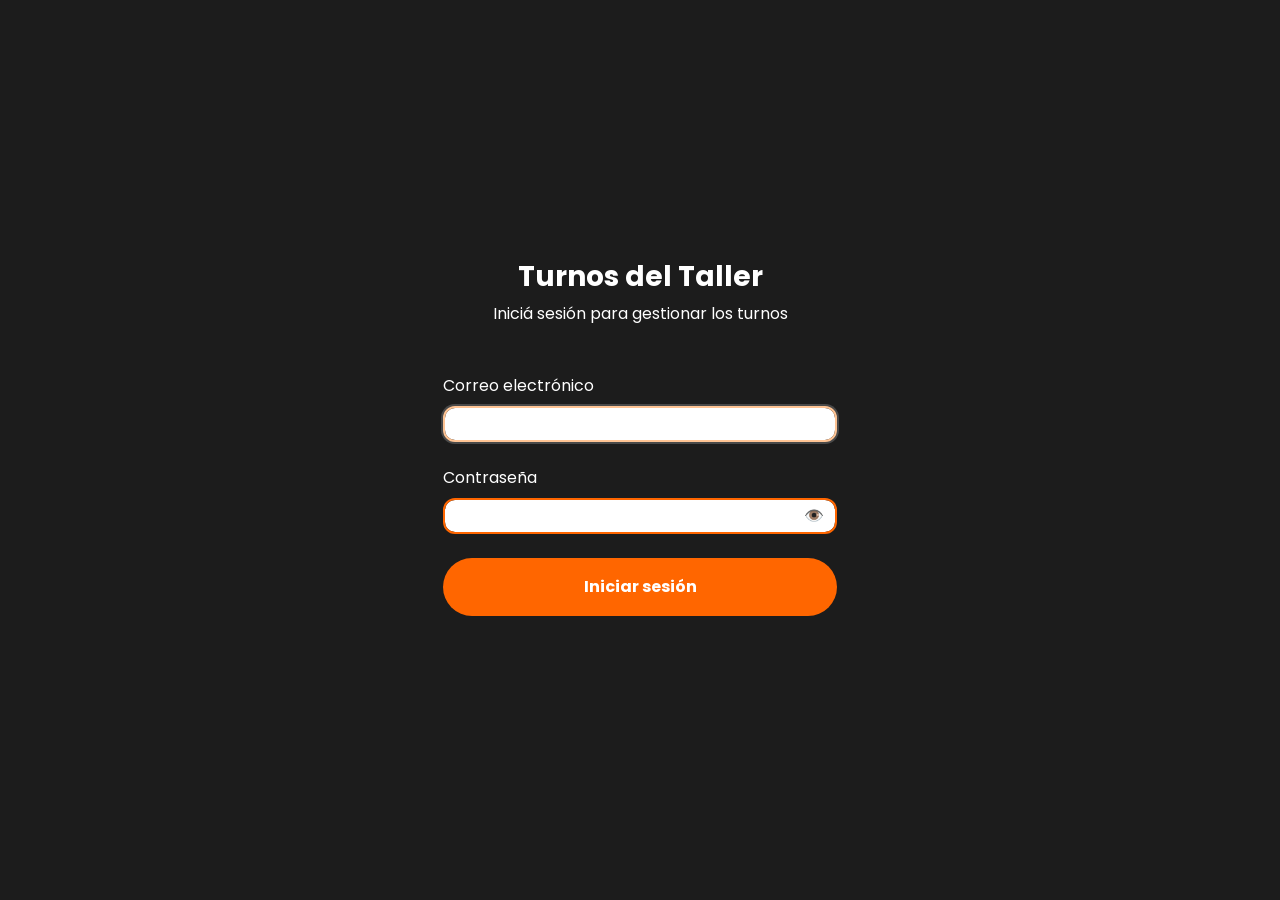
<file: index.html>
<!DOCTYPE html>
<html lang="es">
<head>
    <meta charset="UTF-8">
    <meta http-equiv="refresh" content="0; url=/admin/login.html">
    <title>Redirigiendo...</title>
</head>
<body>
    <p>Redirigiendo al sistema...</p>
</body>
</html>
</file>
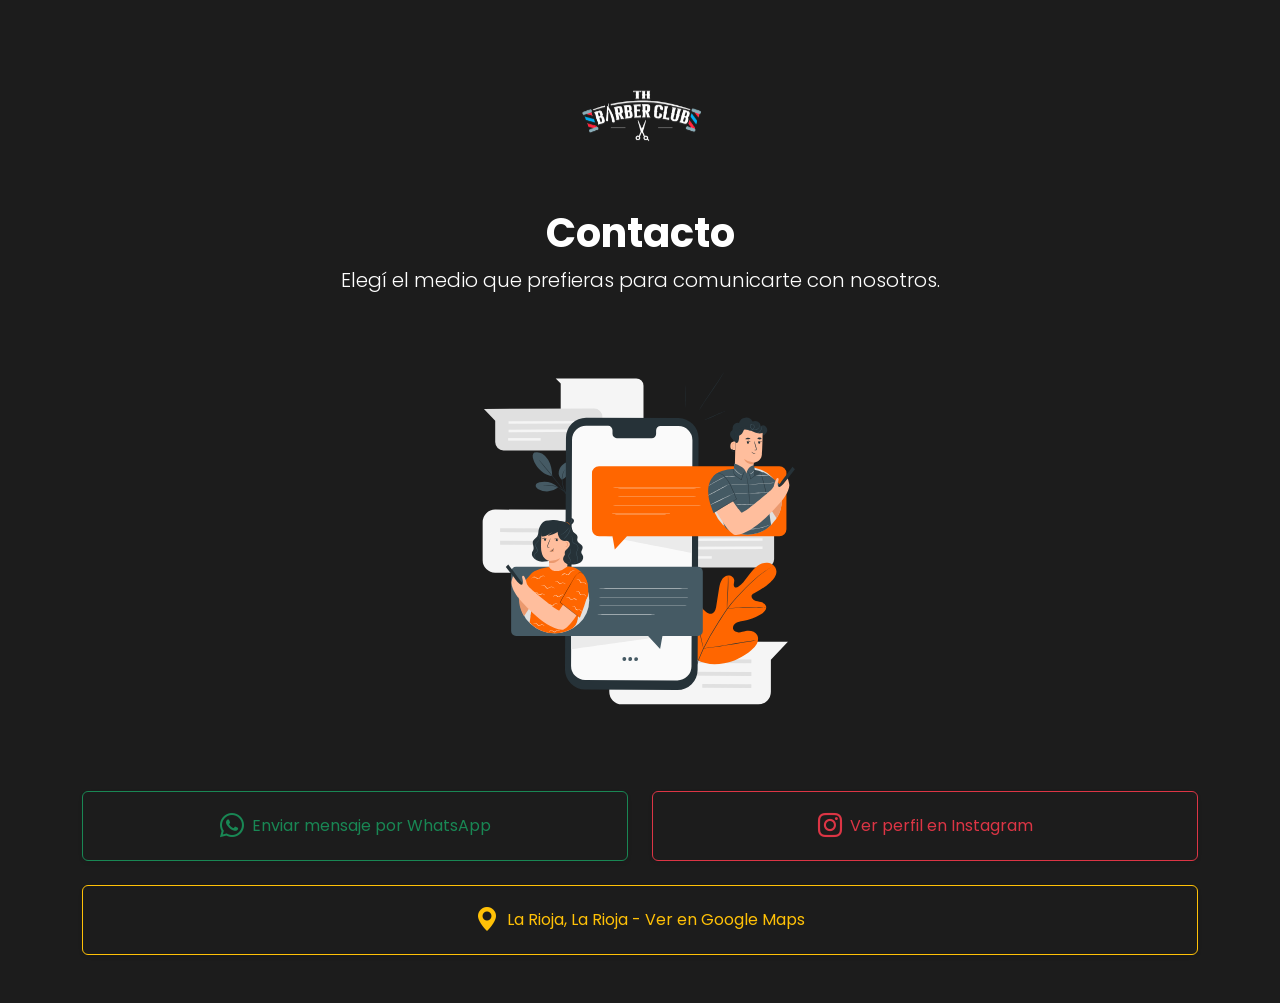
<file: contacto.html>
<!DOCTYPE html>
<html lang="es">
<head>
  <meta charset="UTF-8" />
  <meta name="viewport" content="width=device-width, initial-scale=1.0" />
  <title>Contacto</title>
  <link href="https://cdn.jsdelivr.net/npm/bootstrap@5.3.2/dist/css/bootstrap.min.css" rel="stylesheet" />
  <link rel="stylesheet" href="./css/styles.css" />
  <link rel="stylesheet" href="https://cdn.jsdelivr.net/npm/bootstrap-icons@1.10.5/font/bootstrap-icons.css" />
  <style>
    .btn-instagram {
      background: radial-gradient(circle at 30% 107%, #fdf497 0%, #fd5949 45%, #d6249f 60%, #285AEB 90%);
      color: white;
      border: none;
    }
    .btn-instagram:hover {
      opacity: 0.9;
    }

    .contacto-hero-img {
      max-width: 400px;
      width: 100%;
    }

    @media (max-width: 768px) {
      .contacto-hero-img {
        max-width: 100%;
        margin-bottom: 2rem;
      }
    }
  </style>
</head>
<body>
  <div class="container py-5">
    <!-- Logo y encabezado -->
    <header class="text-center mb-5">
      <a href="index.html" class="d-inline-block mb-3">
        <img src="./img/logo.svg" alt="Logo de TH Barber Club" style="max-width: 150px;" />
      </a>
      <h1 class="fw-bold">Contacto</h1>
      <p class="lead">Elegí el medio que prefieras para comunicarte con nosotros.</p>
    </header>

    <!-- Ilustración decorativa -->
    <div class="text-center mb-5">
      <img src="./img/contacto.svg" alt="Ilustración de contacto" class="img-fluid" style="max-width: 400px" />
    </div>

    <!-- Opciones de contacto -->
    <div class="row justify-content-center g-4">
      <!-- WhatsApp -->
      <div class="col-12 col-md-6">
        <a href="https://wa.me/5491234567890" target="_blank" class="btn btn-outline-success w-100 py-3 d-flex align-items-center justify-content-center gap-2 shadow-sm">
          <i class="bi bi-whatsapp fs-4"></i>
          <span>Enviar mensaje por WhatsApp</span>
        </a>
      </div>
        <!-- Instagram (minimalista) -->
        <div class="col-12 col-md-6">
        <a href="https://instagram.com" target="_blank" class="btn btn-outline-danger w-100 py-3 d-flex align-items-center justify-content-center gap-2 shadow-sm">
            <i class="bi bi-instagram fs-4"></i>
            <span>Ver perfil en Instagram</span>
        </a>
        </div>


      <!-- Dirección -->
      <div class="col-12">
        <a href="https://www.google.com/maps?q=Humboldt,+Santa+Fe" target="_blank" class="btn btn-outline-warning w-100 py-3 d-flex align-items-center justify-content-center gap-2 shadow-sm">
          <i class="bi bi-geo-alt-fill fs-4"></i>
          <span>La Rioja, La Rioja - Ver en Google Maps</span>
        </a>
      </div>
    </div>
  </div>
</body>
</html>
</file>
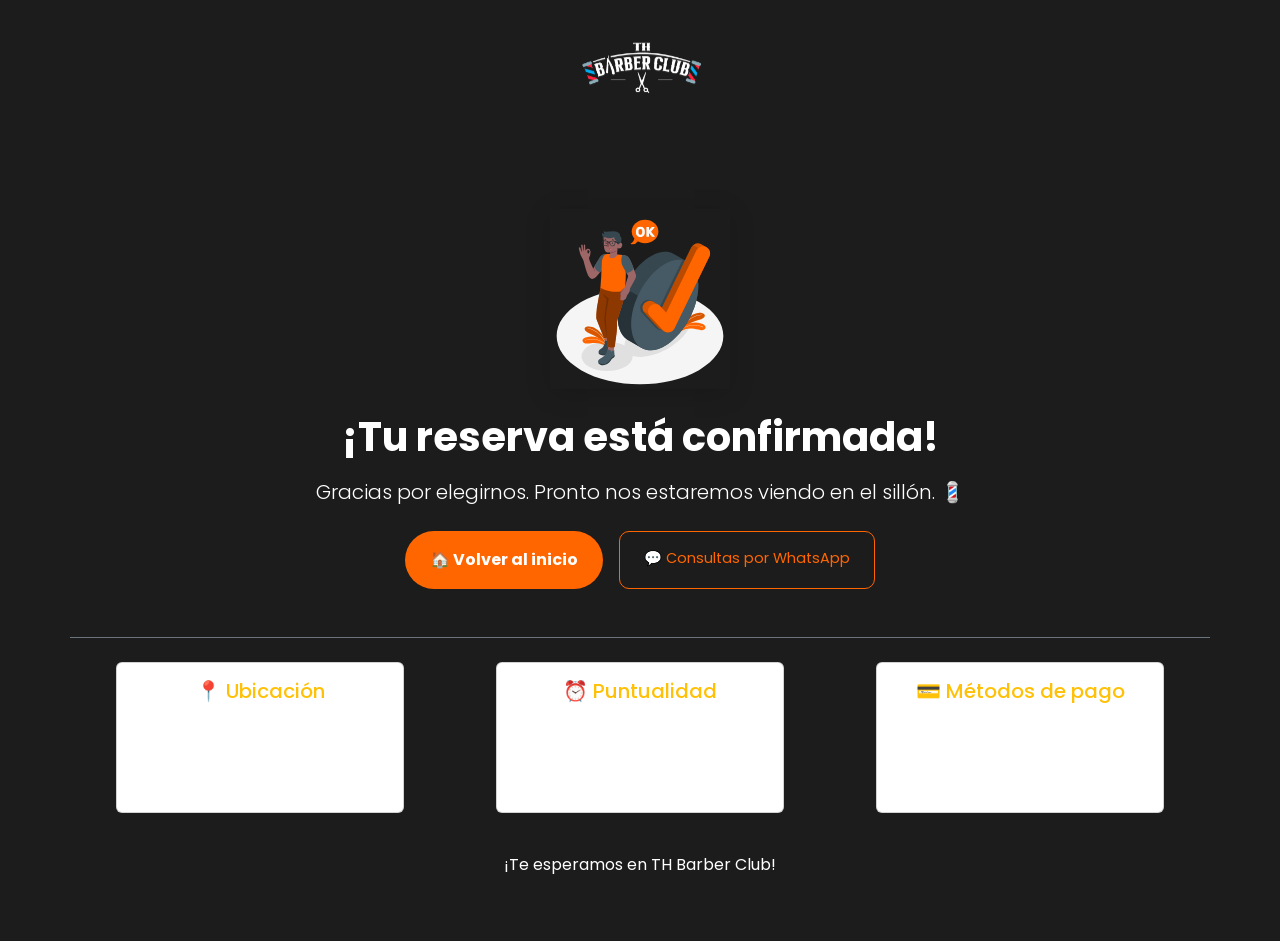
<file: reserva-confirmada.html>
<!DOCTYPE html>
<html lang="es">
<head>
  <meta charset="UTF-8" />
  <meta name="viewport" content="width=device-width, initial-scale=1" />
  <title>¡Reserva Confirmada! - TH Barber Club</title>
  
  <!-- Bootstrap -->
  <link href="https://cdn.jsdelivr.net/npm/bootstrap@5.3.2/dist/css/bootstrap.min.css" rel="stylesheet">
  
  <!-- Estilos personalizados -->
  <link href="./css/styles.css" rel="stylesheet">

  <!-- Animación opcional -->
  <style>
    @keyframes pop {
      0% { transform: scale(0.8); opacity: 0; }
      100% { transform: scale(1); opacity: 1; }
    }
  </style>
</head>

<body>
  <div class="d-flex justify-content-center mb-3">
    <a href="index.html">
      <img src="./img/logo.svg" alt="Logo de TH Barber Club" style="max-width: 150px;" />
    </a>
  </div>
  <div class="container py-5 text-center">      
      <!-- Ilustración -->
      <div class="mb-4">
        <img src="./img/ok.svg"
             alt="Reserva confirmada exitosamente"
             class="img-fluid"
             style="max-width: 180px; box-shadow: 0 4px 24px rgba(0,0,0,0.15); animation: pop 0.7s;">
      </div>

      <!-- Mensaje principal -->
      <h1 class="fw-bold mb-3">¡Tu reserva está confirmada!</h1>
      <p class="lead mb-4">Gracias por elegirnos. Pronto nos estaremos viendo en el sillón. 💈</p>

      <!-- Acciones -->
      <div class="d-flex flex-column flex-sm-row justify-content-center gap-3 mb-5">
        <a href="./index.html" class="btn btn-primario px-4 py-3 fw-bold">
          🏠 Volver al inicio
        </a>
        <a href="https://wa.me/XXXXXXXXXXX?text=Hola,%20acabo%20de%20hacer%20una%20reserva%20y%20tengo%20una%20consulta"
           target="_blank"
           class="btn btn-secundario px-4 py-3">
          💬 Consultas por WhatsApp
        </a>
      </div>

      <!-- Info adicional -->
      <div class="row text-center border-top border-secondary pt-4">
        <div class="col-12 col-md-4 mb-3 d-flex justify-content-center">
          <div class="card" style="width: 18rem;">
        <div class="card-body">
          <h5 class="card-title text-warning">📍 Ubicación</h5>
          <h6 class="card-subtitle mb-2 text-body-secondary">La Rioja</h6>
          <p class="card-text text-muted small mb-0">Nuestra barbería está ubicada en La Rioja.</p>
        </div>
          </div>
        </div>
        <div class="col-12 col-md-4 mb-3 d-flex justify-content-center">
          <div class="card" style="width: 18rem;">
        <div class="card-body">
          <h5 class="card-title text-warning">⏰ Puntualidad</h5>
          <h6 class="card-subtitle mb-2 text-body-secondary">Llegá al menos 5 minutos antes</h6>
          <p class="card-text text-muted small mb-0">Te recomendamos llegar unos minutos antes de tu turno.</p>
        </div>
          </div>
        </div>
        <div class="col-12 col-md-4 mb-3 d-flex justify-content-center">
          <div class="card" style="width: 18rem;">
        <div class="card-body">
          <h5 class="card-title text-warning">💳 Métodos de pago</h5>
          <h6 class="card-subtitle mb-2 text-body-secondary">Efectivo, tarjeta o transferencia</h6>
          <p class="card-text text-muted small mb-0">Aceptamos efectivo, tarjeta y transferencia.</p>
        </div>
          </div>
        </div>
      </div>

      <!-- Cierre -->
      <div class="mt-4">
        <p class="text-white">¡Te esperamos en TH Barber Club!</p>
      </div>
  </div>

</body>
</html>
</file>
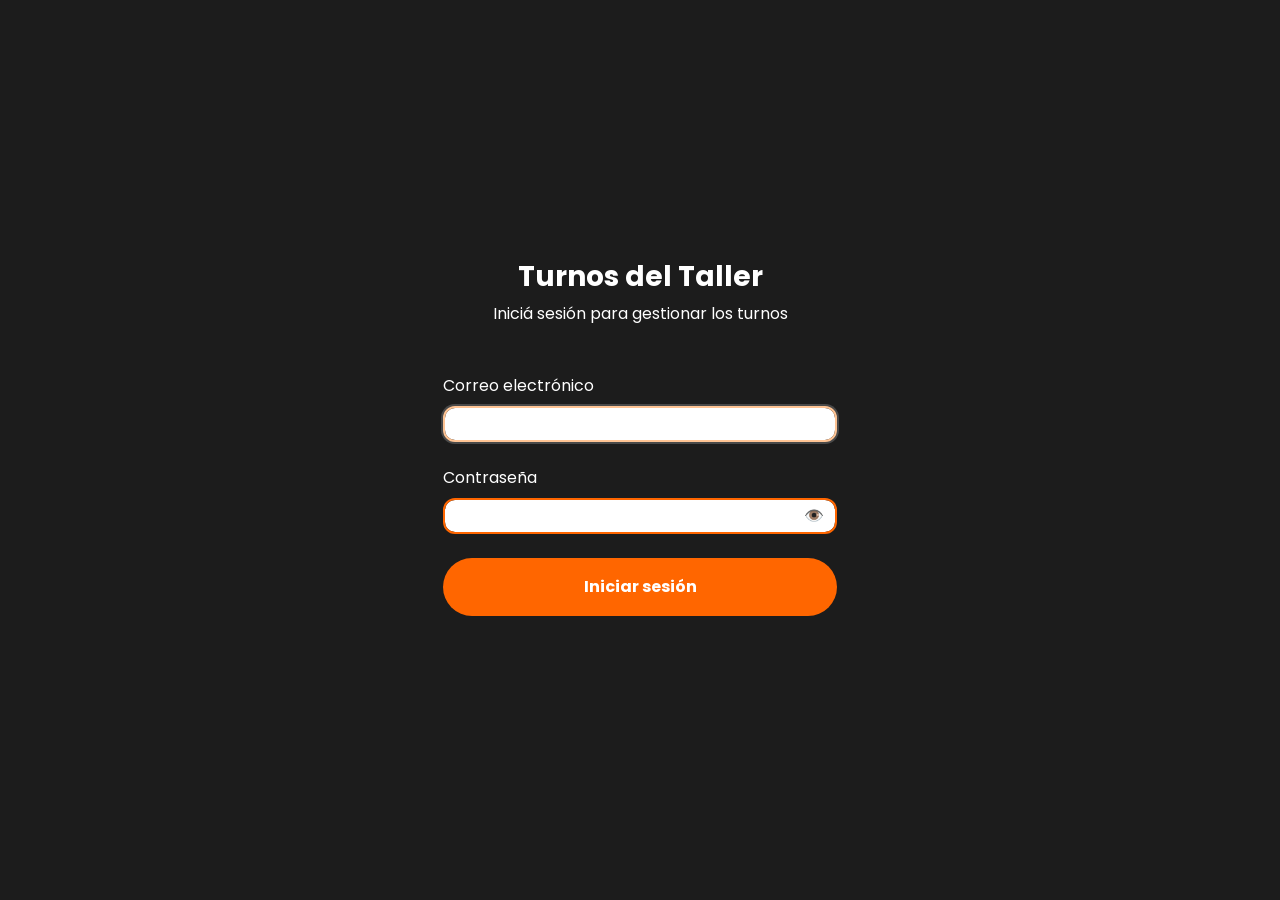
<file: admin/cuentas.html>
<!DOCTYPE html>
<html lang="es">
<head>
  <meta charset="UTF-8" />
  <meta name="viewport" content="width=device-width, initial-scale=1.0" />
  <title>Cuentas | Taller</title>
  <link href="https://cdn.jsdelivr.net/npm/bootstrap@5.3.2/dist/css/bootstrap.min.css" rel="stylesheet" integrity="sha384-T3c6CoIi6uLrA9TneNEoa7RxnatzjcDSCmG1MXxSR1GAsXEV/Dwwykc2MPK8M2HN" crossorigin="anonymous">
  <link rel="stylesheet" href="../css/styles.css" />
  <link rel="stylesheet" href="https://cdn.jsdelivr.net/npm/bootstrap-icons@1.11.0/font/bootstrap-icons.css">
</head>
<body>
  <div class="container-fluid py-4">

    <!-- Barra superior -->
    <nav class="navbar d-flex justify-content-between align-items-center px-4 mb-4">
      <h5 class="mb-0 text-white">Cuentas</h5>
      <div class="d-flex align-items-center gap-2">
        <a href="./panel-turnos.html" class="btn btn-outline-light btn-sm">Turnos</a>
        <a href="./panel-estadisticas.html" class="btn btn-outline-info btn-sm">Estadísticas</a>
        <a href="./servicios.html" class="btn btn-outline-light btn-sm">Servicios</a>
        <button type="button" class="btn btn-outline-light btn-sm" id="btn-salir">
          <i class="bi bi-box-arrow-right me-1"></i>Salir
        </button>
      </div>
    </nav>

    <div class="card">
      <div class="card-header bg-transparent border-0 d-flex justify-content-between align-items-center">
        <h5 class="mb-0">
          Cuentas del sistema
          <span class="badge ms-2" style="background-color: #ff6600;" id="total-cuentas">0</span>
        </h5>
        <button type="button" class="btn btn-primario" id="btn-nueva-cuenta">
          <i class="bi bi-person-plus me-1"></i>Nueva cuenta
        </button>
      </div>
      <div class="card-body p-0">
        <div class="table-responsive">
          <table class="table table-dark table-hover mb-0 align-middle">
            <thead>
              <tr>
                <th>Nombre</th>
                <th>Correo</th>
                <th>Rol</th>
                <th>Estado</th>
                <th class="text-end">Acciones</th>
              </tr>
            </thead>
            <tbody id="tabla-cuentas"></tbody>
          </table>
        </div>
      </div>
      <div class="card-footer bg-transparent text-white-50 small">
        Las cuentas no se borran: se desactivan. Una cuenta desactivada no puede iniciar sesión.
      </div>
    </div>
  </div>

  <!-- Modal: nueva cuenta -->
  <div class="modal fade" id="modalCuenta" tabindex="-1" aria-labelledby="modalCuentaLabel" aria-hidden="true">
    <div class="modal-dialog">
      <div class="modal-content bg-dark border-warning">
        <div class="modal-header border-warning">
          <h5 class="modal-title text-warning" id="modalCuentaLabel">
            <i class="bi bi-person-plus me-2"></i>Nueva cuenta
          </h5>
          <button type="button" class="btn-close btn-close-white" data-bs-dismiss="modal" aria-label="Cerrar"></button>
        </div>
        <div class="modal-body">
          <div id="alerta-cuenta"></div>
          <form id="formCuenta">
            <div class="row g-3">
              <div class="col-md-6">
                <label for="cuentaNombre" class="form-label">Nombre *</label>
                <input type="text" class="form-control" id="cuentaNombre" required maxlength="50">
              </div>
              <div class="col-md-6">
                <label for="cuentaApellido" class="form-label">Apellido *</label>
                <input type="text" class="form-control" id="cuentaApellido" required maxlength="50">
              </div>
              <div class="col-12">
                <label for="cuentaEmail" class="form-label">Correo (es el usuario para entrar) *</label>
                <input type="email" class="form-control" id="cuentaEmail" required autocomplete="off">
              </div>
              <div class="col-12">
                <label for="cuentaClave" class="form-label">Contraseña * (mínimo 8 caracteres)</label>
                <div class="input-group">
                  <input type="password" class="form-control" id="cuentaClave" required minlength="8" autocomplete="new-password">
                  <button type="button" class="btn btn-secundario" data-clave-accion="ver" data-clave-campo="cuentaClave" title="Mostrar u ocultar"><i class="bi bi-eye"></i></button>
                  <button type="button" class="btn btn-secundario" data-clave-accion="generar" data-clave-campo="cuentaClave">Generar</button>
                  <button type="button" class="btn btn-secundario" data-clave-accion="copiar" data-clave-campo="cuentaClave" title="Copiar"><i class="bi bi-clipboard"></i></button>
                </div>
                <div class="form-text">Copiá o anotá la clave antes de guardar: después no se puede volver a ver.</div>
              </div>
              <div class="col-12">
                <label for="cuentaRol" class="form-label">Rol *</label>
                <select class="form-select" id="cuentaRol" required>
                  <option value="OPERADOR" selected>Operador: toma y edita turnos</option>
                  <option value="VISOR">Visor: solo consulta</option>
                  <option value="ADMIN">Administrador: control total</option>
                </select>
              </div>
            </div>
          </form>
        </div>
        <div class="modal-footer border-warning">
          <button type="button" class="btn btn-secundario" data-bs-dismiss="modal">Cancelar</button>
          <button type="submit" form="formCuenta" class="btn btn-primario" id="btn-guardar-cuenta">
            <i class="bi bi-check-lg me-1"></i>Crear cuenta
          </button>
        </div>
      </div>
    </div>
  </div>

  <!-- Modal: cambiar contraseña -->
  <div class="modal fade" id="modalClave" tabindex="-1" aria-labelledby="modalClaveLabel" aria-hidden="true">
    <div class="modal-dialog">
      <div class="modal-content bg-dark border-info">
        <div class="modal-header border-info">
          <h5 class="modal-title text-info" id="modalClaveLabel">
            <i class="bi bi-key me-2"></i>Cambiar contraseña
          </h5>
          <button type="button" class="btn-close btn-close-white" data-bs-dismiss="modal" aria-label="Cerrar"></button>
        </div>
        <div class="modal-body">
          <p class="text-white">Cuenta: <strong id="clave-cuenta"></strong></p>
          <div id="alerta-clave"></div>
          <form id="formClave">
            <label for="claveNueva" class="form-label">Nueva contraseña * (mínimo 8 caracteres)</label>
            <div class="input-group">
              <input type="password" class="form-control" id="claveNueva" required minlength="8" autocomplete="new-password">
              <button type="button" class="btn btn-secundario" data-clave-accion="ver" data-clave-campo="claveNueva" title="Mostrar u ocultar"><i class="bi bi-eye"></i></button>
              <button type="button" class="btn btn-secundario" data-clave-accion="generar" data-clave-campo="claveNueva">Generar</button>
              <button type="button" class="btn btn-secundario" data-clave-accion="copiar" data-clave-campo="claveNueva" title="Copiar"><i class="bi bi-clipboard"></i></button>
            </div>
            <div class="form-text">Copiá o anotá la clave antes de guardar: después no se puede volver a ver.</div>
          </form>
        </div>
        <div class="modal-footer border-info">
          <button type="button" class="btn btn-secundario" data-bs-dismiss="modal">Cancelar</button>
          <button type="submit" form="formClave" class="btn btn-primario" id="btn-guardar-clave">
            <i class="bi bi-check-lg me-1"></i>Guardar contraseña
          </button>
        </div>
      </div>
    </div>
  </div>

  <!-- Avisos -->
    <!-- Modal: confirmar acción -->
  <div class="modal fade" id="modalConfirmar" tabindex="-1" aria-labelledby="modalConfirmarLabel" aria-hidden="true">
    <div class="modal-dialog">
      <div class="modal-content bg-dark border-danger">
        <div class="modal-header border-danger">
          <h5 class="modal-title text-danger" id="modalConfirmarLabel"></h5>
          <button type="button" class="btn-close btn-close-white" data-bs-dismiss="modal" aria-label="Cerrar"></button>
        </div>
        <div class="modal-body text-white" id="modalConfirmarTexto" style="white-space: pre-line;"></div>
        <div class="modal-footer border-danger">
          <button type="button" class="btn btn-secundario" data-bs-dismiss="modal">Cancelar</button>
          <button type="button" class="btn btn-danger" id="btnConfirmarAccion"></button>
        </div>
      </div>
    </div>
  </div>

  <script src="https://cdn.jsdelivr.net/npm/bootstrap@5.3.7/dist/js/bootstrap.bundle.min.js" integrity="sha384-ndDqU0Gzau9qJ1lfW4pNLlhNTkCfHzAVBReH9diLvGRem5+R9g2FzA8ZGN954O5Q" crossorigin="anonymous"></script>
  <script src="../js/cuentas.js" type="module"></script>
</body>
</html>
</file>
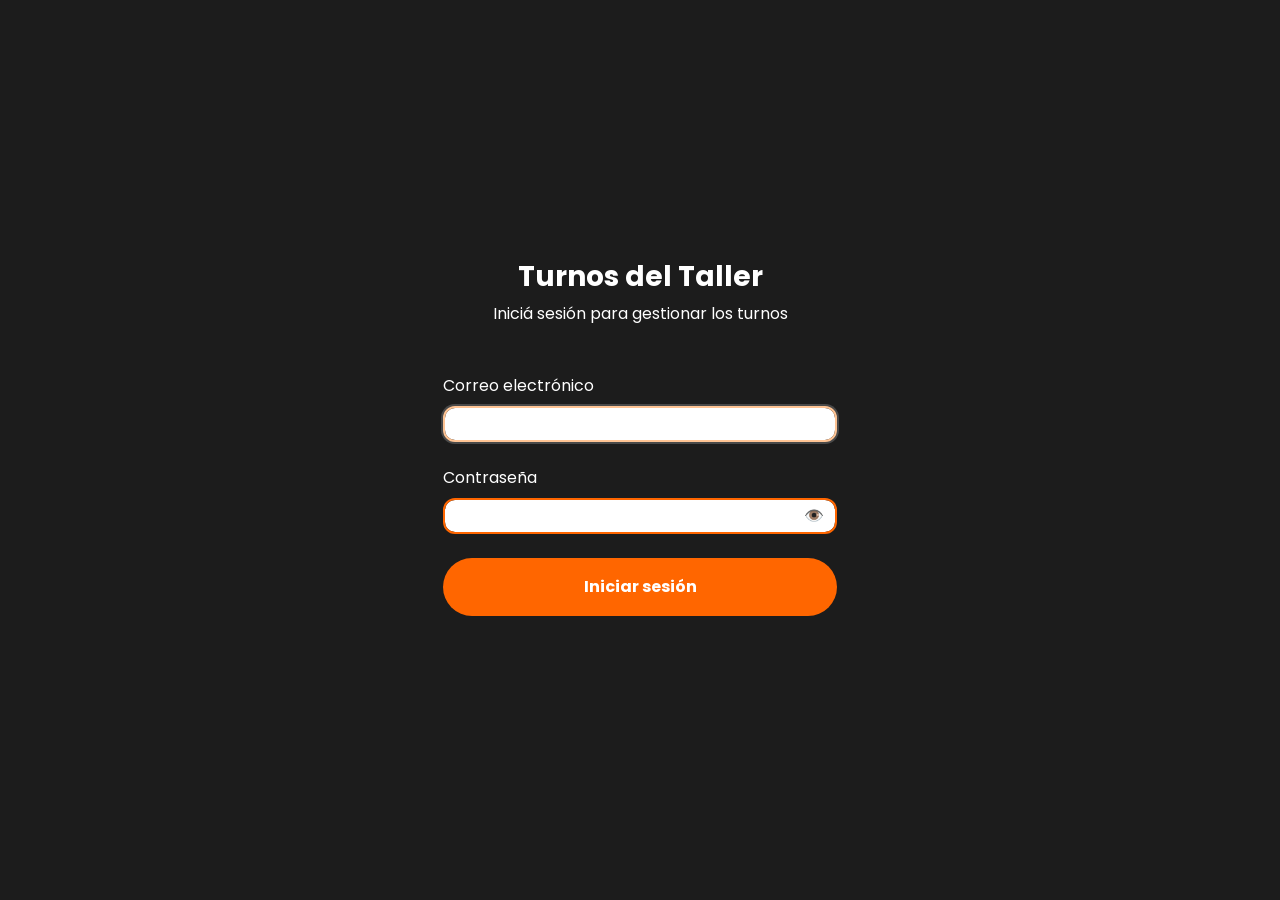
<file: admin/login.html>
<!DOCTYPE html>
<html lang="es">
<head>
  <meta charset="UTF-8" />
  <meta name="viewport" content="width=device-width, initial-scale=1" />
  <title>Iniciar sesión - Turnos del Taller</title>
  <link href="https://cdn.jsdelivr.net/npm/bootstrap@5.3.2/dist/css/bootstrap.min.css" rel="stylesheet">
  <link href="../css/styles.css" rel="stylesheet">
</head>
<body>
  <div class="container-fluid min-vh-100 d-flex align-items-center justify-content-center">
    <div class="row w-100 justify-content-center">
      <div class="col-12 col-md-6 col-lg-4">

        <!-- Encabezado -->
        <div class="text-center mb-5">
          <h1 class="h3 mb-2 fw-bold">Turnos del Taller</h1>
          <p class="text-white">Iniciá sesión para gestionar los turnos</p>
        </div>

        <!-- Avisos de error -->
        <div id="alerta-login"></div>

        <!-- Formulario de login -->
        <form id="loginForm" class="needs-validation" novalidate>

          <!-- Email -->
          <div class="mb-4">
            <label for="email" class="form-label">Correo electrónico</label>
            <input type="email"
                   class="form-control"
                   id="email"
                   autocomplete="email"
                   required>
            <div class="invalid-feedback">
              Por favor, ingresá un correo electrónico válido.
            </div>
          </div>

          <!-- Contraseña -->
          <div class="mb-4">
            <label for="password" class="form-label">Contraseña</label>
            <div class="position-relative">
              <input type="password"
                     class="form-control"
                     id="password"
                     autocomplete="current-password"
                     required>
              <button type="button"
                      class="btn btn-link position-absolute end-0 top-50 translate-middle-y me-2 p-1"
                      id="togglePassword"
                      style="color: #ff6600; text-decoration: none;">
                👁️
              </button>
            </div>
            <div class="invalid-feedback">
              La contraseña es obligatoria.
            </div>
          </div>

          <!-- Botón de login -->
          <button type="submit" class="btn btn-primario w-100 py-3 mb-4">
            <span class="login-text">Iniciar sesión</span>
            <div class="spinner-border spinner-border-sm d-none" role="status">
              <span class="visually-hidden">Cargando...</span>
            </div>
          </button>

        </form>

      </div>
    </div>
  </div>
  <script type="module" src="./login.js"></script>
</body>
</html>
</file>
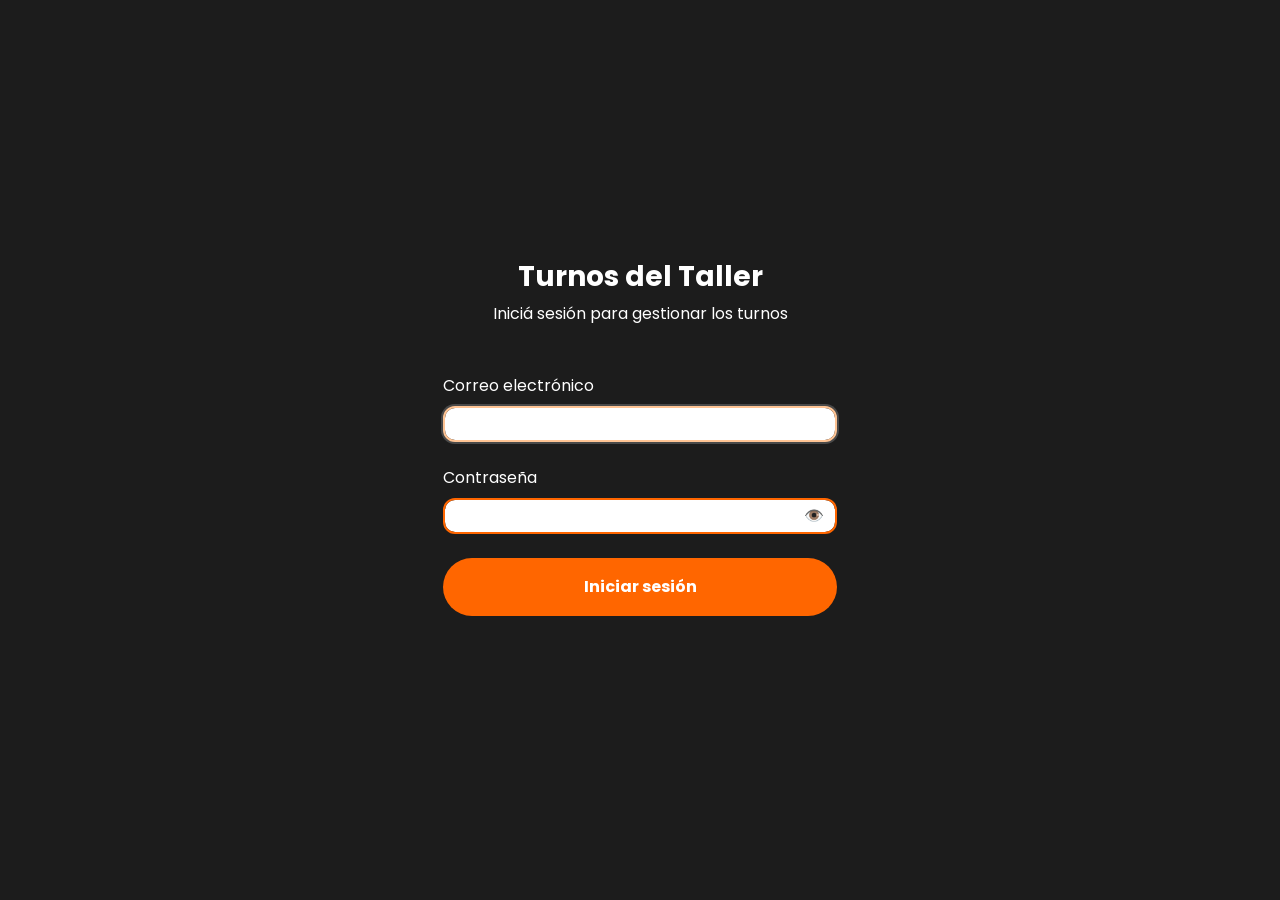
<file: admin/panel-turnos.html>
<!DOCTYPE html>
<html lang="es">
<head>
  <meta charset="UTF-8" />
  <meta name="viewport" content="width=device-width, initial-scale=1.0" />
  <title>Gestión de Turnos | Taller</title>
  <link href="https://cdn.jsdelivr.net/npm/bootstrap@5.3.2/dist/css/bootstrap.min.css" rel="stylesheet" integrity="sha384-T3c6CoIi6uLrA9TneNEoa7RxnatzjcDSCmG1MXxSR1GAsXEV/Dwwykc2MPK8M2HN" crossorigin="anonymous">
  <link rel="stylesheet" href="../css/styles.css" />
  <link rel="stylesheet" href="https://cdn.jsdelivr.net/npm/bootstrap-icons@1.11.0/font/bootstrap-icons.css">
</head>
<body>
  <div class="container-fluid py-4">

    <!-- Barra superior -->
    <nav class="navbar d-flex justify-content-between align-items-center px-4 mb-4">
      <h5 class="mb-0 text-white">Gestión de Turnos</h5>
      <div class="d-flex align-items-center gap-2">
        <span class="text-white small" id="usuario-info"></span>
        <a href="./panel-estadisticas.html" class="btn btn-outline-info btn-sm solo-admin d-none">
          <i class="bi bi-graph-up me-1"></i>Estadísticas
        </a>
        <a href="./cuentas.html" class="btn btn-outline-info btn-sm solo-admin d-none">
          <i class="bi bi-people me-1"></i>Cuentas
        </a>
        <a href="./servicios.html" class="btn btn-outline-info btn-sm solo-admin d-none">
          <i class="bi bi-wrench-adjustable me-1"></i>Servicios
        </a>
        <button type="button" class="btn btn-outline-success btn-sm" id="btn-refrescar" title="Actualizar datos">
          <i class="bi bi-arrow-clockwise"></i>
        </button>
        <button type="button" class="btn btn-outline-light btn-sm" id="btn-salir">
          <i class="bi bi-box-arrow-right me-1"></i>Salir
        </button>
      </div>
    </nav>

    <!-- Resumen -->
    <div class="row mb-4 g-3">
      <div class="col-md-4">
        <div class="card bg-primary text-white">
          <div class="card-body text-center">
            <h5 class="card-title" id="stats-total">0</h5>
            <p class="card-text mb-0">Turnos en la lista</p>
          </div>
        </div>
      </div>
      <div class="col-md-4">
        <div class="card bg-success text-white">
          <div class="card-body text-center">
            <h5 class="card-title" id="stats-hoy">0/8</h5>
            <p class="card-text mb-0">Turnos de hoy</p>
          </div>
        </div>
      </div>
      <div class="col-md-4 solo-admin d-none">
        <div class="card bg-info text-white">
          <div class="card-body text-center">
            <h5 class="card-title" id="stats-ingresos">$0</h5>
            <p class="card-text mb-0">Ingresos de hoy</p>
          </div>
        </div>
      </div>
    </div>

    <!-- Búsqueda y filtros -->
    <div class="card mb-4">
      <div class="card-body py-3">
        <div class="row g-2 align-items-center">
          <div class="col-lg-3">
            <input type="search" class="form-control" id="buscar-turno" placeholder="Buscar por cliente o patente..." autocomplete="off">
          </div>
          <div class="col-lg-2">
            <select class="form-select" id="filtro-fecha">
              <option value="hoy">Hoy</option>
              <option value="manana">Mañana</option>
              <option value="semana">Esta semana</option>
              <option value="mes">Este mes</option>
              <option value="todos" selected>Todos</option>
            </select>
          </div>
          <div class="col-lg-2">
            <input type="date" class="form-control" id="filtro-fecha-desde" title="Desde">
          </div>
          <div class="col-lg-2">
            <input type="date" class="form-control" id="filtro-fecha-hasta" title="Hasta">
          </div>
          <div class="col-lg-2">
            <select class="form-select" id="filtro-servicio">
              <option value="todos">Todos los servicios</option>
            </select>
          </div>
          <div class="col-lg-1">
            <button type="button" class="btn btn-secundario w-100" id="btn-limpiar" title="Limpiar filtros">
              <i class="bi bi-x-lg"></i>
            </button>
          </div>
        </div>
      </div>
    </div>

    <!-- Lista de turnos -->
    <div class="card">
      <div class="card-header bg-transparent border-0 d-flex justify-content-between align-items-center">
        <h5 class="mb-0">
          Turnos
          <span class="badge ms-2" style="background-color: #ff6600;" id="total-turnos">0 turnos</span>
        </h5>
        <button type="button" class="btn btn-primario solo-editar d-none" id="btn-nuevo-turno">
          <i class="bi bi-plus-lg me-1"></i>Nuevo turno
        </button>
      </div>
      <div class="card-body p-0">
        <div class="table-responsive">
          <table class="table table-dark table-hover mb-0 align-middle">
            <thead>
              <tr>
                <th>Fecha</th>
                <th>Llegada</th>
                <th>Cliente</th>
                <th>Vehículo</th>
                <th>Servicio</th>
                <th class="solo-admin d-none">Precio</th>
                <th class="text-end">Acciones</th>
              </tr>
            </thead>
            <tbody id="tabla-turnos"></tbody>
          </table>
        </div>
      </div>
    </div>
  </div>

  <!-- Modal: nuevo turno -->
  <div class="modal fade" id="modalNuevoTurno" tabindex="-1" aria-labelledby="modalNuevoTurnoLabel" aria-hidden="true">
    <div class="modal-dialog modal-lg">
      <div class="modal-content bg-dark border-warning">
        <div class="modal-header border-warning">
          <h5 class="modal-title text-warning" id="modalNuevoTurnoLabel">
            <i class="bi bi-plus-circle me-2"></i>Nuevo turno
          </h5>
          <button type="button" class="btn-close btn-close-white" data-bs-dismiss="modal" aria-label="Cerrar"></button>
        </div>
        <div class="modal-body">
          <div id="alerta-formulario"></div>
          <form id="formNuevoTurno">
            <h6 class="text-warning">Turno</h6>
            <div class="row g-3 mb-4">
              <div class="col-md-4">
                <label for="nuevoFecha" class="form-label">Fecha *</label>
                <input type="date" class="form-control" id="nuevoFecha" required>
                <div class="form-text" id="hint-cupo"></div>
              </div>
              <div class="col-md-4">
                <label for="nuevoHora" class="form-label">Hora de llegada *</label>
                <select class="form-select" id="nuevoHora" required></select>
              </div>
              <div class="col-md-4">
                <label for="nuevoServicio" class="form-label">Servicio *</label>
                <select class="form-select" id="nuevoServicio" required></select>
              </div>
            </div>

            <h6 class="text-warning">Cliente</h6>
            <div class="row g-3 mb-4">
              <div class="col-md-6">
                <label for="nuevoNombre" class="form-label">Nombre *</label>
                <input type="text" class="form-control" id="nuevoNombre" required maxlength="50">
              </div>
              <div class="col-md-6">
                <label for="nuevoApellido" class="form-label">Apellido *</label>
                <input type="text" class="form-control" id="nuevoApellido" required maxlength="50">
              </div>
              <div class="col-md-6">
                <label for="nuevoTelefono" class="form-label">Teléfono (WhatsApp, 10 dígitos) *</label>
                <input type="tel" class="form-control" id="nuevoTelefono" required pattern="[\d\-\+\(\)\s]+" placeholder="55 1234 5678">
              </div>
              <div class="col-md-6">
                <label for="nuevoEmail" class="form-label">Email (opcional)</label>
                <input type="email" class="form-control" id="nuevoEmail" placeholder="cliente@email.com">
              </div>
            </div>

            <h6 class="text-warning">Vehículo</h6>
            <div class="row g-3">
              <div class="col-md-4">
                <label for="nuevoPatente" class="form-label">Patente *</label>
                <input type="text" class="form-control" id="nuevoPatente" required maxlength="10" style="text-transform: uppercase;" placeholder="AB123CD">
              </div>
              <div class="col-md-4">
                <label for="nuevoMarca" class="form-label">Marca *</label>
                <select class="form-select" id="nuevoMarca" required></select>
              </div>
              <div class="col-md-4">
                <label for="nuevoModelo" class="form-label">Modelo *</label>
                <input type="text" class="form-control" id="nuevoModelo" required maxlength="50">
              </div>
              <div class="col-md-4">
                <label for="nuevoAnio" class="form-label">Año</label>
                <input type="number" class="form-control" id="nuevoAnio" min="1950" max="2100">
              </div>
              <div class="col-md-4">
                <label for="nuevoColor" class="form-label">Color</label>
                <input type="text" class="form-control" id="nuevoColor" maxlength="30">
              </div>
            </div>
          </form>
        </div>
        <div class="modal-footer border-warning">
          <button type="button" class="btn btn-secundario" data-bs-dismiss="modal">Cancelar</button>
          <button type="submit" form="formNuevoTurno" class="btn btn-primario" id="btn-guardar-turno">
            <i class="bi bi-check-lg me-1"></i>Guardar turno
          </button>
        </div>
      </div>
    </div>
  </div>

  <!-- Modal: detalle del turno -->
  <div class="modal fade" id="modalDetalle" tabindex="-1" aria-labelledby="modalDetalleLabel" aria-hidden="true">
    <div class="modal-dialog modal-lg">
      <div class="modal-content bg-dark border-info">
        <div class="modal-header border-info">
          <h5 class="modal-title text-info" id="modalDetalleLabel">
            <i class="bi bi-card-text me-2"></i>Detalle del turno
          </h5>
          <button type="button" class="btn-close btn-close-white" data-bs-dismiss="modal" aria-label="Cerrar"></button>
        </div>
        <div class="modal-body text-white">
          <dl class="row mb-0" id="detalle-contenido"></dl>
          <div id="detalle-documentos" class="mt-3"></div>
        </div>
        <div class="modal-footer border-info">
          <button type="button" class="btn btn-secundario" data-bs-dismiss="modal">Cerrar</button>
        </div>
      </div>
    </div>
  </div>

  <!-- Modal: confirmar eliminación -->
  <div class="modal fade" id="modalEliminar" tabindex="-1" aria-labelledby="modalEliminarLabel" aria-hidden="true">
    <div class="modal-dialog">
      <div class="modal-content bg-dark border-danger">
        <div class="modal-header border-danger">
          <h5 class="modal-title text-danger" id="modalEliminarLabel">
            <i class="bi bi-exclamation-triangle me-2"></i>Eliminar turno
          </h5>
          <button type="button" class="btn-close btn-close-white" data-bs-dismiss="modal" aria-label="Cerrar"></button>
        </div>
        <div class="modal-body text-white" id="textoEliminar"></div>
        <div class="modal-footer border-danger">
          <button type="button" class="btn btn-secundario" data-bs-dismiss="modal">Cancelar</button>
          <button type="button" class="btn btn-danger" id="btnConfirmarEliminar">
            <i class="bi bi-trash me-1"></i>Eliminar
          </button>
        </div>
      </div>
    </div>
  </div>

  <!-- Avisos -->
  <div class="toast-container position-fixed top-0 end-0 p-3">
    <div id="notificationToast" class="toast" role="alert" aria-live="assertive" aria-atomic="true">
      <div class="d-flex">
        <div class="toast-body" id="toastMessage"></div>
        <button type="button" class="btn-close btn-close-white me-2 m-auto" data-bs-dismiss="toast" aria-label="Cerrar"></button>
      </div>
    </div>
  </div>

  <!-- Scripts -->
  <script src="https://cdn.jsdelivr.net/npm/bootstrap@5.3.7/dist/js/bootstrap.bundle.min.js" integrity="sha384-ndDqU0Gzau9qJ1lfW4pNLlhNTkCfHzAVBReH9diLvGRem5+R9g2FzA8ZGN954O5Q" crossorigin="anonymous"></script>
  <script src="../js/panel-turnos.js" type="module"></script>
</body>
</html>
</file>
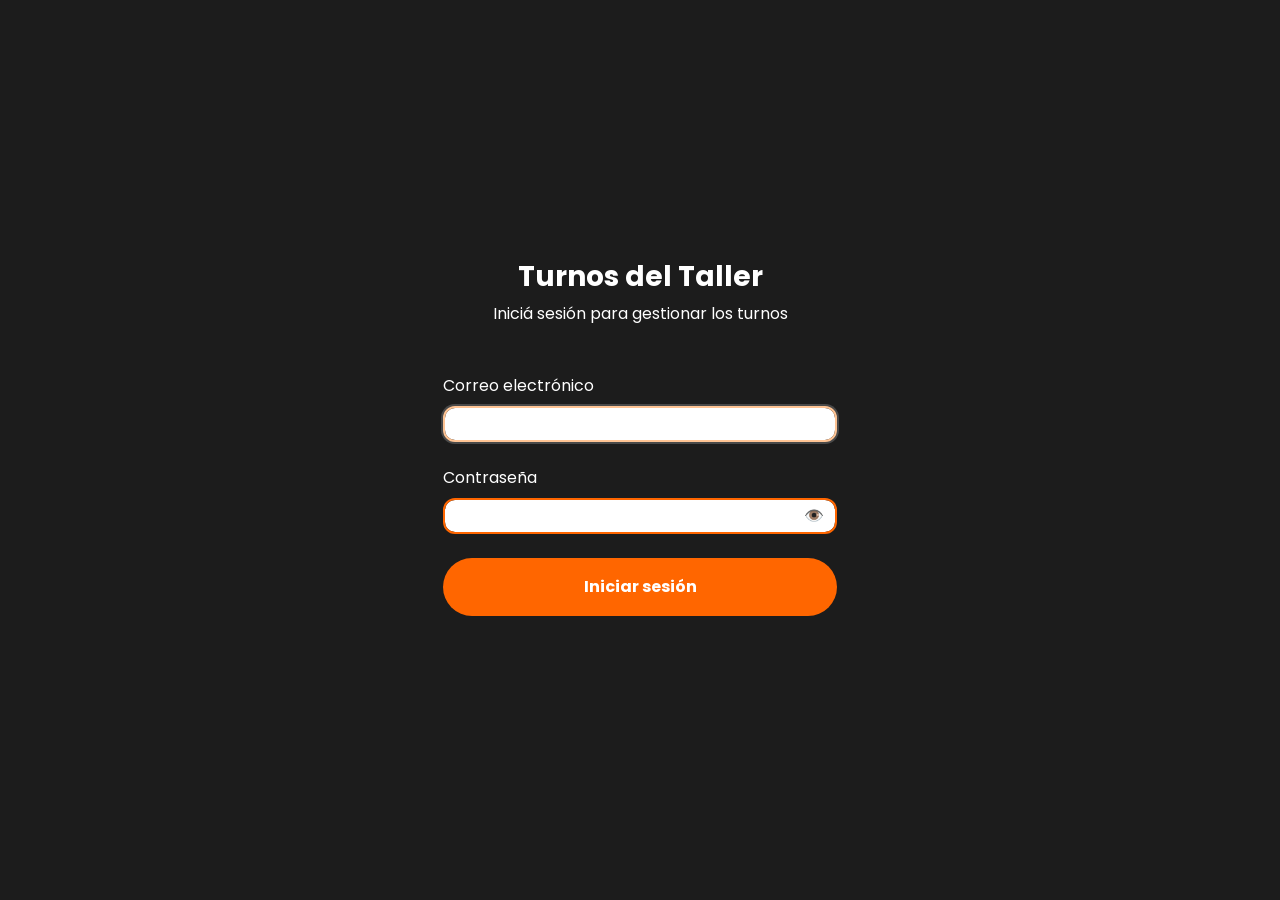
<file: admin/servicios.html>
<!DOCTYPE html>
<html lang="es">
<head>
  <meta charset="UTF-8" />
  <meta name="viewport" content="width=device-width, initial-scale=1.0" />
  <title>Servicios | Taller</title>
  <link href="https://cdn.jsdelivr.net/npm/bootstrap@5.3.2/dist/css/bootstrap.min.css" rel="stylesheet" integrity="sha384-T3c6CoIi6uLrA9TneNEoa7RxnatzjcDSCmG1MXxSR1GAsXEV/Dwwykc2MPK8M2HN" crossorigin="anonymous">
  <link rel="stylesheet" href="../css/styles.css" />
  <link rel="stylesheet" href="https://cdn.jsdelivr.net/npm/bootstrap-icons@1.11.0/font/bootstrap-icons.css">
</head>
<body>
  <div class="container-fluid py-4">

    <!-- Barra superior -->
    <nav class="navbar d-flex justify-content-between align-items-center px-4 mb-4">
      <h5 class="mb-0 text-white">Servicios</h5>
      <div class="d-flex align-items-center gap-2">
        <a href="./panel-turnos.html" class="btn btn-outline-light btn-sm">Turnos</a>
        <a href="./panel-estadisticas.html" class="btn btn-outline-info btn-sm">Estadísticas</a>
        <a href="./cuentas.html" class="btn btn-outline-info btn-sm">Cuentas</a>
        <button type="button" class="btn btn-outline-light btn-sm" id="btn-salir">
          <i class="bi bi-box-arrow-right me-1"></i>Salir
        </button>
      </div>
    </nav>

    <div class="card">
      <div class="card-header bg-transparent border-0 d-flex justify-content-between align-items-center">
        <h5 class="mb-0">
          Servicios del taller
          <span class="badge ms-2" style="background-color: #ff6600;" id="total-servicios">0</span>
        </h5>
        <button type="button" class="btn btn-primario" id="btn-nuevo-servicio">
          <i class="bi bi-plus-lg me-1"></i>Nuevo servicio
        </button>
      </div>
      <div class="card-body p-0">
        <div class="table-responsive">
          <table class="table table-dark table-hover mb-0 align-middle">
            <thead>
              <tr>
                <th>Servicio</th>
                <th>Precio</th>
                <th>Estado</th>
                <th class="text-end">Acciones</th>
              </tr>
            </thead>
            <tbody id="tabla-servicios"></tbody>
          </table>
        </div>
      </div>
      <div class="card-footer bg-transparent text-white-50 small">
        Los servicios no se borran: se desactivan. Uno desactivado no se puede elegir en turnos nuevos,
        pero los turnos anteriores lo siguen mostrando.
      </div>
    </div>
  </div>

  <!-- Modal: crear o editar servicio -->
  <div class="modal fade" id="modalServicio" tabindex="-1" aria-labelledby="modalServicioLabel" aria-hidden="true">
    <div class="modal-dialog">
      <div class="modal-content bg-dark border-warning">
        <div class="modal-header border-warning">
          <h5 class="modal-title text-warning" id="modalServicioLabel"></h5>
          <button type="button" class="btn-close btn-close-white" data-bs-dismiss="modal" aria-label="Cerrar"></button>
        </div>
        <div class="modal-body">
          <div id="alerta-servicio"></div>
          <div id="aviso-precio" class="alert alert-warning small d-none">
            Si cambiás el precio, los ingresos y los precios de los <strong>turnos anteriores</strong>
            se recalculan con el precio nuevo. Para subir un precio sin tocar el historial,
            creá un servicio nuevo y desactivá este.
          </div>
          <form id="formServicio">
            <div class="mb-3">
              <label for="servicioNombre" class="form-label">Nombre del servicio *</label>
              <input type="text" class="form-control" id="servicioNombre" required maxlength="80" autocomplete="off">
            </div>
            <div class="mb-1">
              <label for="servicioPrecio" class="form-label">Precio *</label>
              <div class="input-group">
                <span class="input-group-text">$</span>
                <input type="number" class="form-control" id="servicioPrecio" required min="0.01" step="0.01">
              </div>
            </div>
          </form>
        </div>
        <div class="modal-footer border-warning">
          <button type="button" class="btn btn-secundario" data-bs-dismiss="modal">Cancelar</button>
          <button type="submit" form="formServicio" class="btn btn-primario" id="btn-guardar-servicio"></button>
        </div>
      </div>
    </div>
  </div>

  <!-- Modal: confirmar acción -->
  <div class="modal fade" id="modalConfirmar" tabindex="-1" aria-labelledby="modalConfirmarLabel" aria-hidden="true">
    <div class="modal-dialog">
      <div class="modal-content bg-dark border-danger">
        <div class="modal-header border-danger">
          <h5 class="modal-title text-danger" id="modalConfirmarLabel"></h5>
          <button type="button" class="btn-close btn-close-white" data-bs-dismiss="modal" aria-label="Cerrar"></button>
        </div>
        <div class="modal-body text-white" id="modalConfirmarTexto" style="white-space: pre-line;"></div>
        <div class="modal-footer border-danger">
          <button type="button" class="btn btn-secundario" data-bs-dismiss="modal">Cancelar</button>
          <button type="button" class="btn btn-danger" id="btnConfirmarAccion"></button>
        </div>
      </div>
    </div>
  </div>

  <!-- Avisos -->
  <div class="toast-container position-fixed top-0 end-0 p-3">
    <div id="notificationToast" class="toast" role="alert" aria-live="assertive" aria-atomic="true">
      <div class="d-flex">
        <div class="toast-body" id="toastMessage"></div>
        <button type="button" class="btn-close btn-close-white me-2 m-auto" data-bs-dismiss="toast" aria-label="Cerrar"></button>
      </div>
    </div>
  </div>

  <script src="https://cdn.jsdelivr.net/npm/bootstrap@5.3.7/dist/js/bootstrap.bundle.min.js" integrity="sha384-ndDqU0Gzau9qJ1lfW4pNLlhNTkCfHzAVBReH9diLvGRem5+R9g2FzA8ZGN954O5Q" crossorigin="anonymous"></script>
  <script src="../js/servicios.js" type="module"></script>
</body>
</html>
</file>
<file: css/styles.css>
/* Poppins */
@import url('https://fonts.googleapis.com/css2?family=Poppins:ital,wght@0,100;0,200;0,300;0,400;0,500;0,600;0,700;0,800;0,900;1,100;1,200;1,300;1,400;1,500;1,600;1,700;1,800;1,900&display=swap');

body {
  background-color: #1c1c1c;
  color: white;
  font-family: 'Poppins', sans-serif;
}

footer {
  font-size: 0.75rem;
  color: #999;
}

.form-control {
  border: 2px solid #ff6600;
  border-radius: 12px;
  padding: 4px 8px;
  display: inline-block;
}

.form-control:focus {
  border-color: #ffc494;
  box-shadow: 0 0 0 2px rgba(255, 255, 255, 0.2);
}


/* Botones */
.btn-primario {
  background-color: #ff6600;
  color: white;
  border-radius: 30px;
  padding: 0.8rem 2rem;
  font-weight: bold;
}
.btn-primario:hover {
  background-color: #e65500;
}

.btn-secundario {
  border: 1px solid #ff6600;
  color: #ff6600;
  background: transparent;
  border-radius: 10px;
  padding: 0.4rem 1.5rem;
  font-size: 0.9rem;
}

/* Test */
.seccion {
  display: none;
}
.seccion.activa {
  display: block;
}
.input-opcion {
  border: 2px solid #ff6600;
  border-radius: 20px;
  padding: 0.8rem;
  text-align: center;
  color: white;
  background: transparent;
  cursor: pointer;
  margin-bottom: 1rem;
}
.input-opcion.selected {
  background-color: #ff6600;
  color: white;
}

/* <-- Animaciones --> */
.card-hover {
  background-color: var(--bs-dark);
  color: white;
  border: none;
  border-radius: 1rem;
  transition: transform 0.3s ease, box-shadow 0.3s ease;
  box-shadow: 0 2px 10px rgba(0, 0, 0, 0.1);
}

.card-hover:hover {
  transform: translateY(-5px) scale(1.02);
  box-shadow: 0 8px 24px rgba(0, 0, 0, 0.2);
}

/* PANEL */
/* Estilos adicionales para el dashboard - agregar al archivo styles.css existente */

/* Vistas del dashboard */
.vista-activa { 
    display: block !important; 
}

.vista-oculta { 
    display: none !important; 
}

/* Estadísticas Cards */
.card-estadistica {
    background: linear-gradient(135deg, #2c2c2c 0%, #1c1c1c 100%);
    border: 1px solid rgba(255, 102, 0, 0.1);
    transition: all 0.3s ease;
}

.card-estadistica:hover {
    border-color: rgba(255, 102, 0, 0.3);
    box-shadow: 0 8px 25px rgba(255, 102, 0, 0.1);
}

/* Badges personalizados */
.badge-dashboard {
    background-color: #ff6600;
    color: white;
    font-size: 0.75rem;
    padding: 0.25em 0.6em;
    border-radius: 0.5rem;
}

/* Calendario */
.calendario-grid {
    display: grid;
    grid-template-columns: repeat(7, 1fr);
    gap: 1px;
    background: #333;
    border-radius: 8px;
    overflow: hidden;
}

.calendario-header {
    background-color: #ff6600 !important;
    color: white !important;
    font-weight: bold;
    text-align: center;
    padding: 0.75rem 0;
}

.calendario-dia {
    background-color: #1c1c1c;
    min-height: 80px;
    padding: 0.5rem;
    cursor: pointer;
    transition: background-color 0.2s ease;
    border: 1px solid transparent;
}

.calendario-dia:hover {
    background-color: #333 !important;
}

.calendario-dia.hoy {
    border-color: #ff6600;
    background-color: rgba(255, 102, 0, 0.1);
}

/* Turnos en el calendario */
.turno-calendario {
    background-color: #ff6600;
    color: white;
    font-size: 0.6rem;
    padding: 0.1rem 0.3rem;
    border-radius: 3px;
    margin: 1px 0;
    display: block;
    text-align: center;
}

.turno-calendario.confirmado {
    background-color: #28a745;
}

.turno-calendario.pendiente {
    background-color: #ffc107;
    color: #000;
}

.turno-calendario.cancelado {
    background-color: #dc3545;
}

/* Tabla de turnos responsiva */
@media (max-width: 768px) {
    .table-responsive table {
        font-size: 0.875rem;
    }
    
    .btn-group .btn {
        padding: 0.25rem 0.5rem;
    }
}

/* Modal personalizado */
.modal-content {
    background-color: #1c1c1c;
    border: 1px solid #ff6600;
}

.modal-header {
    border-bottom-color: rgba(255, 102, 0, 0.2);
}

.modal-footer {
    border-top-color: rgba(255, 102, 0, 0.2);
}

/* Filtros compactos */
.filtros-container {
    background-color: rgba(255, 102, 0, 0.05);
    border: 1px solid rgba(255, 102, 0, 0.1);
    border-radius: 8px;
    padding: 1rem;
}

/* Gráficos contenedor */
.grafico-container {
    position: relative;
    height: 300px;
}

/* Animaciones suaves */
.fade-in {
    animation: fadeIn 0.3s ease-in;
}

@keyframes fadeIn {
    from { opacity: 0; transform: translateY(10px); }
    to { opacity: 1; transform: translateY(0); }
}

/* Botones de acción */
.btn-accion {
    padding: 0.25rem 0.5rem;
    font-size: 0.875rem;
    border-radius: 4px;
}

/* Estados de turno */
.estado-confirmado {
    background-color: #28a745;
}

.estado-pendiente {
    background-color: #ffc107;
    color: #000;
}

.estado-cancelado {
    background-color: #dc3545;
}

/* Navegación del dashboard */
.dashboard-nav {
    background-color: rgba(255, 102, 0, 0.1);
    border-radius: 8px;
    padding: 0.5rem;
    margin-bottom: 1rem;
}

/* Métricas destacadas */
.metrica-principal {
    font-size: 2rem;
    font-weight: bold;
    color: #ff6600;
}

.metrica-cambio {
    font-size: 0.875rem;
    color: #999;
}

/* Progress bars personalizadas */
.progress {
    background-color: rgba(255, 255, 255, 0.1);
    border-radius: 0.5rem;
}

.progress-bar-custom {
    background: linear-gradient(90deg, #ff6600 0%, #ff9933 100%);
    border-radius: 0.5rem;
}

/* Alertas de éxito temporales */
.alert-flotante {
    position: fixed;
    top: 20px;
    right: 20px;
    z-index: 9999;
    max-width: 300px;
    animation: slideIn 0.3s ease-out;
}

@keyframes slideIn {
    from {
        transform: translateX(100%);
        opacity: 0;
    }
    to {
        transform: translateX(0);
        opacity: 1;
    }
}

/* Responsive adjustments */
@media (max-width: 768px) {
    .calendario-grid {
        gap: 0;
    }
    
    .calendario-dia {
        min-height: 60px;
        padding: 0.25rem;
        font-size: 0.875rem;
    }
    
    .metrica-principal {
        font-size: 1.5rem;
    }
    
    .card-body {
        padding: 0.75rem;
    }
}

/* Selector de semana: grupo compacto y centrado, sin estirarse a todo el ancho */
#paso-2 .col > .d-flex.justify-content-between.align-items-center {
  justify-content: center;
  gap: 0.6rem;
}

#rango-semana {
  flex: none;
  text-align: center;
  white-space: nowrap;
  font-size: 1.1rem;
  font-weight: bold;
}

#paso-2 .col > .d-flex.justify-content-between.align-items-center .btn-secundario {
  padding: 0.3rem 0.7rem;
  flex-shrink: 0;
}

/* En pantallas chicas, texto más compacto para que no se apriete */
@media (max-width: 576px) {
  #rango-semana {
    font-size: 0.85rem;
    font-weight: 500;
  }
}

/* Separador visual entre el texto intro y la sección de fecha/hora */
#paso-2 .calendar-horarios {
  border-top: 1px solid rgba(255, 102, 0, 0.2);
  padding-top: 1.25rem;
  margin-top: 0.5rem;
}

/* Un poco más compactos los botones de día en pantallas chicas */
@media (max-width: 576px) {
  #dias-semana .input-opcion {
    padding: 0.6rem;
    font-size: 0.85rem;
    min-width: 3.2rem;
  }
}

/* Textos secundarios legibles sobre fondo oscuro */
.text-muted,
.text-body-secondary,
.form-text:not(.text-danger) {
  color: rgba(255, 255, 255, 0.7) !important;
}
</file>
